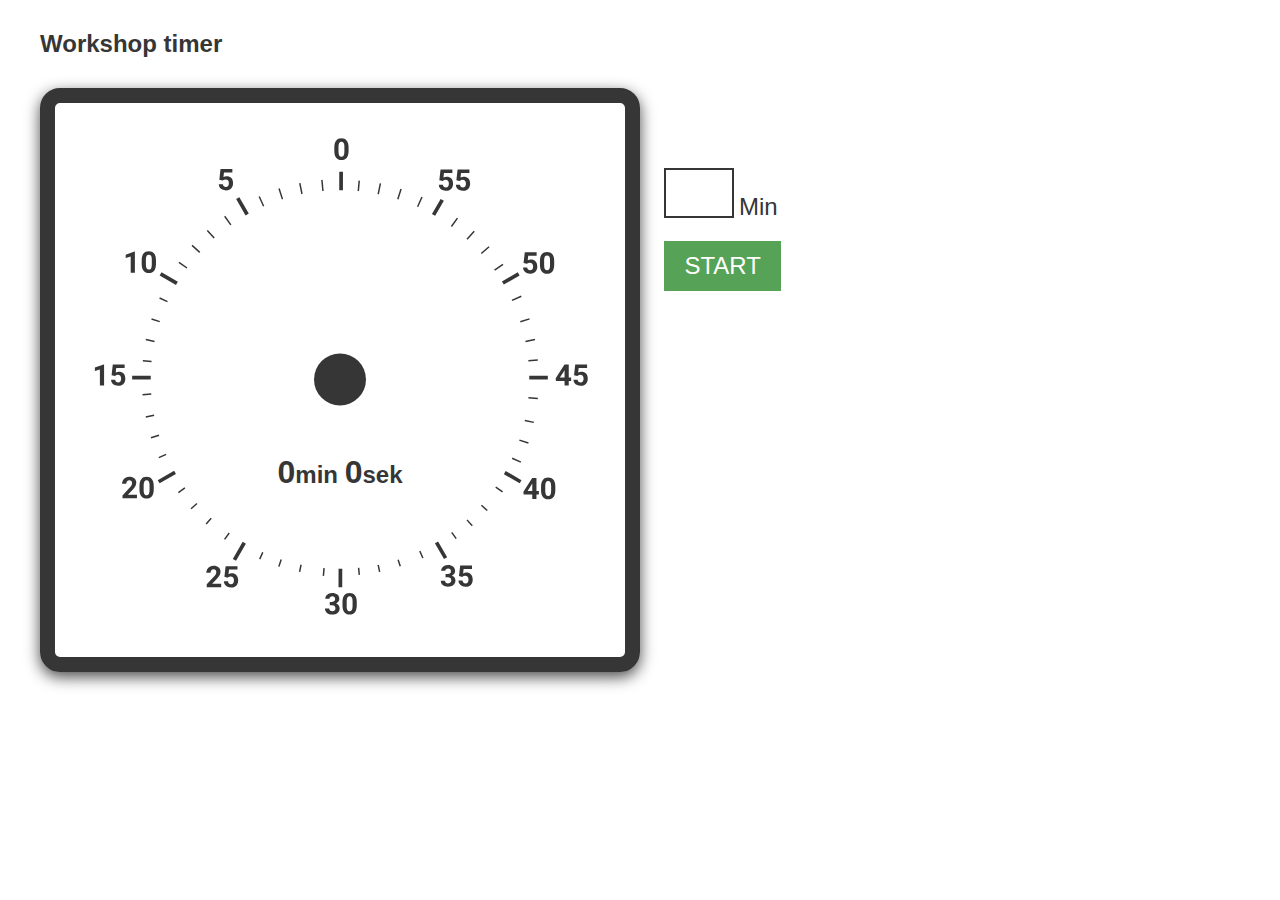
<file: index.html>
<!DOCTYPE html>

<html>
<head>
	<meta name="viewport" content="width=device-width,initial-scale=1.0">
	<meta name="description" content="Simple and visual timer for design workshops">
	<title>Workshop timer</title>
	 <link rel="stylesheet" href="style.css">

	 <link rel="shortcut icon" type="image/png" href="/favicon.png"/>
	<link rel="shortcut icon" type="image/png" href="https://workshop-timer.github.io/favicon.png"/>

</head>
<body>

<h1>Workshop timer</h1>
<div id="timer_container">
	<div id="timer_out">Time is up</div>
	<div id="browser_note">You know... this timer works better on Chrome</div>
	<div id="timer_count">0<span class="count_value" >min </span>0<span class="count_value" >sek </span>
	</div>
	<div id="pie"></div>
	<img id="clock" src="timer.svg" width="100%">
	
</div>

<div id="controls_container">
	
	<input  value="" id="SetTimer_input" maxlength="2" autofocus > <label>Min</label> 
	<button class="btn_style-start" id="StartTimer_btn">START</button>
	<audio id="alarm" src="alarm.mp3" ></audio>

</div>


<script>


	var timer_value = localStorage.getItem('time_value');

	if (timer_value) {
			document.getElementById('SetTimer_input').value = timer_value;
		} else {
		}




document.onkeypress = function() {
	var enterKey = window.event.keyCode;
		if (enterKey == 13) {
			InitTimer();
		}
};



	document.getElementById('StartTimer_btn').addEventListener('click', function() {
		InitTimer();
	});




	function InitTimer() {

		var InitValue = document.getElementById('SetTimer_input').value;

			if (InitValue <= 0 || InitValue > 60) {
				document.getElementById('SetTimer_input').value = '';
			} else {
				TimerValue = 100 - ((InitValue * 60) / 36); // muuta minuutit sekunneiksi ja sekunnit prosenteiksi
				localStorage.setItem('time_value', InitValue);
				StartTimer(TimerValue, InitValue);
			}




	}



	function StartTimer(Timer_Value, time_count_min) {
		console.log(Timer_Value);

		const pointer = document.getElementById('pie');
		var StarStopBtn = document.getElementById('StartTimer_btn').innerHTML;
		 var btn_classlist = document.getElementById("StartTimer_btn");

		if (StarStopBtn == 'START') {
			StarStopBtn = 'STOP';

				pointer.style.filter = "grayscale(0%)";
				pointer.style.opacity = "1";

			 	document.getElementById('timer_out').style.display = 'none';
					btn_classlist.classList.toggle("btn_style-stop");
				document.getElementById('StartTimer_btn').innerHTML = StarStopBtn;
				var time_count_sek = 0;

				document.Interval = setInterval(StartInterval, 1000);
				

				function StartInterval() {

					
					time_count_sek = time_count_sek - 1;

				 if (time_count_sek < 0) {
						time_count_sek = 59;
						time_count_min = time_count_min - 1;
					}

					var count = time_count_min + '<span class="count_value" >min </span>' + time_count_sek + '<span class="count_value" >sek </span>';
					document.getElementById('timer_count').innerHTML = count; // timer count

					Timer_Value = Timer_Value + 0.027777777;
					var NewStatevalue = 'conic-gradient(white ' + Timer_Value + '%, #ff3535 ' + Timer_Value + '%)';

					pointer.style.background = NewStatevalue; // turn clock forward
					console.log(Timer_Value);

					if (time_count_min == 0 && time_count_sek == 0) {
						clearInterval(document.Interval);
						playAlarm();

						btn_classlist.classList.toggle("btn_style-stop");
						document.getElementById('timer_out').style.display = 'block';
						document.getElementById('StartTimer_btn').innerHTML = 'START';
					}
				}

		

	} else {


			pointer.style.filter = "grayscale(100%)";
			pointer.style.opacity = ".3";

			btn_classlist.classList.toggle("btn_style-stop");
			clearInterval(document.Interval);

			document.getElementById('StartTimer_btn').innerHTML = 'START';
		} 
	
	}


	function playAlarm() {
		var alarm = document.getElementById("myAudio");
		alarm.play();
		setTimeout(function() {
			alarm.pause();
		}, 3000);
	}




</script>


<audio id="myAudio" loop="loop">
  <source src="alarm.mp3" type="audio/mpeg">
</audio>

</body>
</html>
</file>
<file: style.css>
html {
	font-family: Helvetica, sans-serif;
	color: #363636;
}

body {
	margin: 30px 40px;
}


/*_______________ timer clock _________________*/

h1 {
	font-size: 1.5em;
	margin: 10px 0px;
}


#timer_container{
	position: relative;
	display: inline-block;
  	vertical-align: middle;
  	overflow: hidden;
  	box-sizing: border-box;
  	width: 600px;
  	margin: 20px 0px;
  	padding: 10px 20px;
  	border-radius: 20px;
  	border: 15px solid #363636;
  	box-shadow: 0 5px 15px #4c4c4c;
}


#pie {
  top: 0;
  bottom: 0;
  right: 0;
  left:0;
  border: 50px solid white;
  box-sizing: border-box;
  background: conic-gradient(white 100%, red 100%);
  border-radius: 50%;
  display: block;
  position: absolute;
  z-index: -1;
}

#timer_out {
	position: absolute;
	font-size: 2em;
	font-weight: 600;
	box-sizing: border-box;
	top: 30%;
	left: 0;
	right: 0;
	z-index: 1;
	display: none;
	text-align: center;
}

#browser_note {
	position: absolute;
	font-size: 1em;
	font-weight: 600;
	box-sizing: border-box;
	padding: 7px;
	top: 0;
	left: 0;
	right: 0;
	z-index: 1;
	display: none;
	text-align: center;
	color: #e84d4d;
}

#timer_count {
	position: absolute;
	font-size: 2rem;
	font-weight: 600;
	box-sizing: border-box;
	bottom: 30%;
	left: 0;
	right: 0;
	z-index: 1;
	text-align: center;
}


.count_value {
	font-size: 1.5rem;
}


/*_______________ timer controls _________________*/


#controls_container{
	display: inline-block;
	vertical-align: top;
	position: relative;
	left: 20px;
	top: 100px;
}

#SetTimer_input {
	width: 60px;
	height: 40px;
	border: 2px solid #363636;
	display: inline-block;
	vertical-align: text-bottom;
	font-size: 2em;
	padding: 3px;
}


#SetTimer_input:focus {
    outline: -webkit-focus-ring-color auto 0px !important;
}

label {
	font-size: 1.5em;

}

button {
	display: block;
	background-color: white;
	vertical-align: text-bottom;
	border: 0px;
	font-size: 1.5em;
	padding: 0px 20px;
	height: 50px;
	margin: 20px 0px;
}

button:hover {
	cursor: pointer;
}


button:focus {
    outline: -webkit-focus-ring-color auto 0px !important;
}

.btn_style-start {
	background-color: #56a256;
	color: white;
}

.btn_style-stop {
	background-color: #c54040 !important;
	color: white;
}






@media (max-width: 800px) {

#timer_container{
  	width: 100%;
  	margin: 30px 0;
  	padding: 0;
  	box-sizing: border-box;
}



#controls_container{
	left: 0px;
	top: 0px;
}


button {
	display: inline-block;
	margin: 0px 20px;
}


}
</file>
